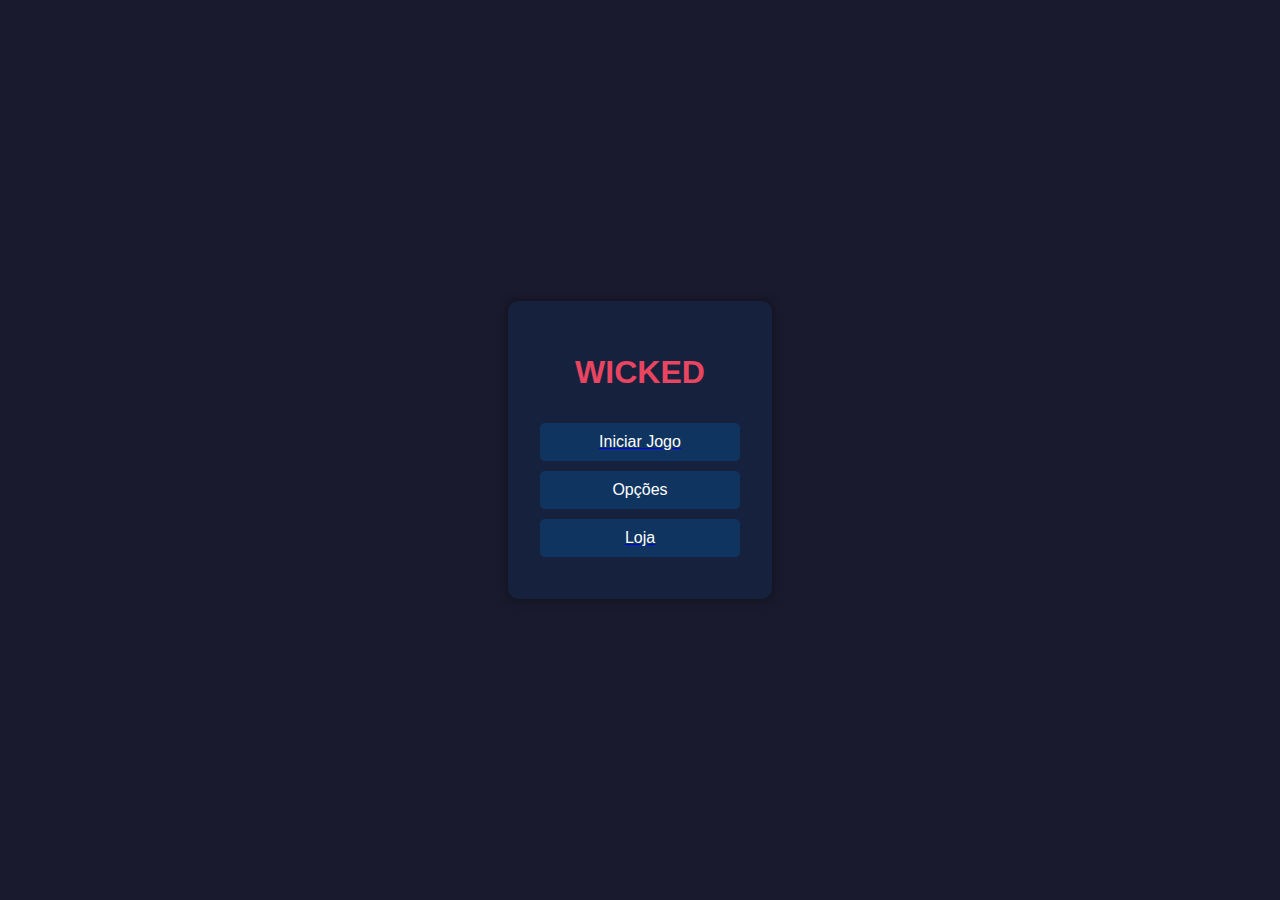
<file: index.html>
<!DOCTYPE html>
<html lang="pt-BR">
<head>
    <meta charset="UTF-8">
    <meta name="viewport" content="width=device-width, initial-scale=1.0">
    <title>Wicked</title>
    <style>
        body {
            font-family: Arial, sans-serif;
            background-color: #1a1a2e;
            color: #ffffff;
            display: flex;
            justify-content: center;
            align-items: center;
            height: 100vh;
            margin: 0;
        }
        .menu-container {
            background-color: #16213e;
            padding: 2rem;
            border-radius: 10px;
            box-shadow: 0 0 10px rgba(0,0,0,0.5);
            text-align: center;
        }
        h1 {
            color: #e94560;
            margin-bottom: 2rem;
        }
        .menu-button {
            display: block;
            width: 200px;
            padding: 10px;
            margin: 10px auto;
            background-color: #0f3460;
            color: #ffffff;
            border: none;
            border-radius: 5px;
            font-size: 1rem;
            cursor: pointer;
            transition: background-color 0.3s ease;
        }
        .menu-button:hover {
            background-color: #e94560;
        }
    </style>
</head>
<body>
    <div class="menu-container">
        <h1>WICKED</h1>
        <a href="main.html"><button class="menu-button">Iniciar Jogo</button></a>
        <button class="menu-button">Opções</button>
        <a href="#"><button class="menu-button">Loja</button></a>
    </div>
</body>
</html>
</file>
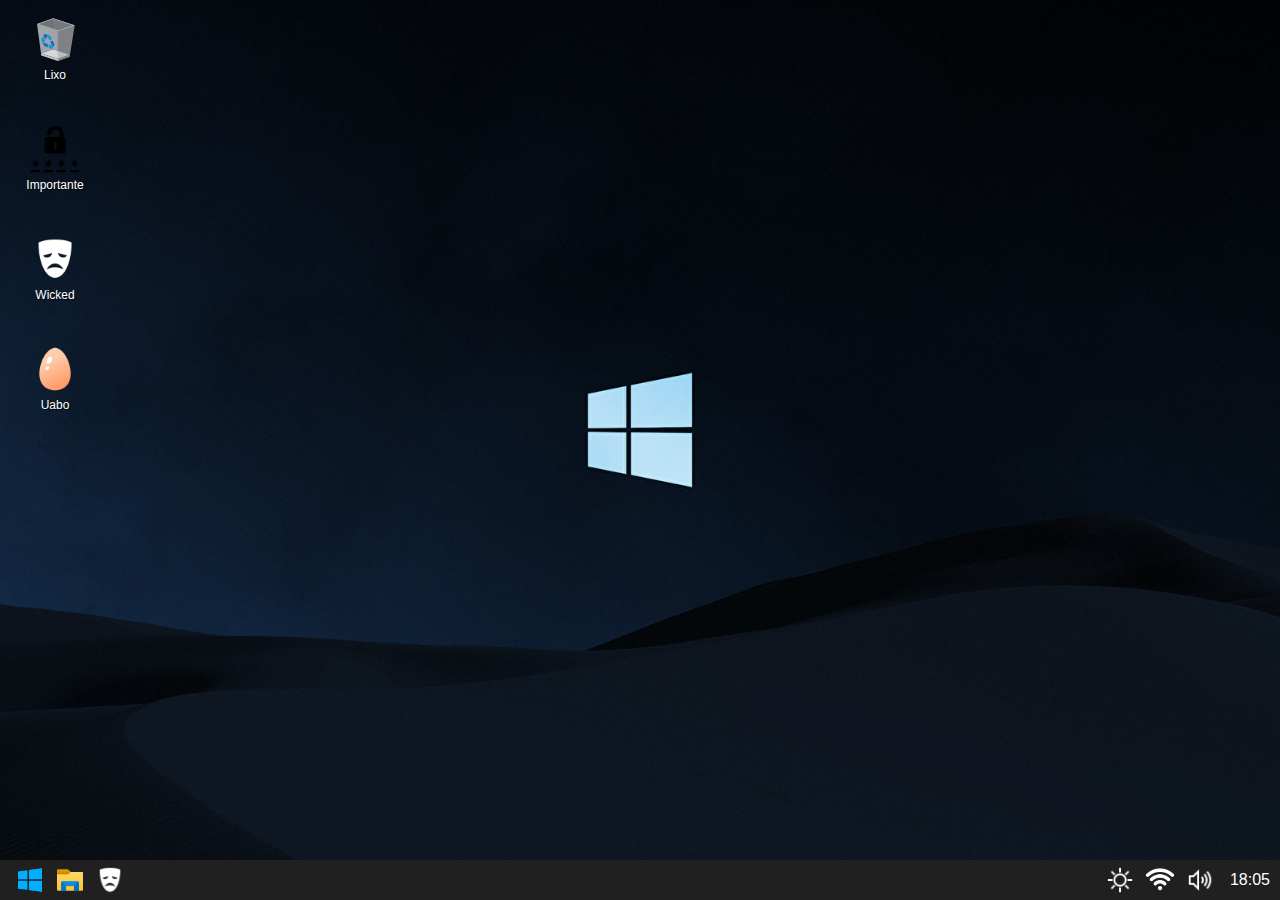
<file: main.html>
<!DOCTYPE html>
<html lang="pt">

<head>
    <meta charset="UTF-8">
    <meta name="viewport" content="width=device-width, initial-scale=1.0">
    <title>Wicked</title>
    <link rel="stylesheet" href="css/windows-ui.css">
</head>

<body>
    <div id="desktop">
        <!-- Ícones do desktop serão adicionados aqui -->
    </div>
    <div id="taskbar">
        <!-- Elementos da barra de tarefas serão adicionados aqui -->
    </div>
    <script src="js/ui-controller.js"></script>
    <script src="js/main.js"></script>
</body>

</html>
</file>
<file: css/windows-ui.css>
body {
    margin: 0;
    padding: 0;
    font-family: 'Segoe UI', Tahoma, Geneva, Verdana, sans-serif;
    overflow: hidden;
    color: #fff;
}

#desktop {
    width: 100vw;
    height: calc(100vh - 40px);
    background-image: url('../assets/images/wallpapers/wallpaper.jpg');
    background-size: cover;
    background-position: center;
    background-repeat: no-repeat;
    overflow: hidden;
    position: relative;
}

.desktop-icon {
    width: 80px;
    height: 90px;
    display: flex;
    flex-direction: column;
    align-items: center;
    justify-content: flex-start;
    padding: 5px;
    margin: 10px;
    cursor: pointer;
    position: relative;
}

.desktop-icon img {
    width: 48px;
    height: 48px;
    margin-bottom: 5px;
}

.desktop-icon:active img {
    transform: scale(0.95);
}

.desktop-icon span {
    text-align: center;
    color: #fff;
    font-size: 12px;
    text-shadow: 1px 1px 1px rgba(0, 0, 0, 0.7);
    word-wrap: break-word;
    max-width: 100%;
}

.desktop-icon::before {
    content: '';
    position: absolute;
    top: 0;
    left: 0;
    right: 0;
    bottom: 0;
    background-color: rgba(255, 255, 255, 0.1);
    border: 1px solid rgba(255, 255, 255, 0.2);
    opacity: 0;
    transition: opacity 0.1s ease;
}

.desktop-icon:hover::before {
    opacity: 1;
}

.desktop-icon:active::before {
    background-color: rgba(255, 255, 255, 0.3);
}

#taskbar {
    display: flex;
    justify-content: space-between;
    align-items: center;
    height: 40px;
    background-color: #202020;
    position: fixed;
    bottom: 0;
    left: 0;
    right: 0;
    padding: 0 10px;
}

.taskbar-left,
.taskbar-right {
    display: flex;
    align-items: center;
}

.taskbar-icon {
    width: 30px;
    height: 30px;
    margin: 0 5px;
    cursor: pointer;
    z-index: 1;
}

.taskbar-icon img {
    width: 100%;
    height: 100%;
}

#clock {
    color: white;
    margin-left: 10px;
}

.control-popup {
    position: fixed;
    /* Alterado de absolute para fixed */
    bottom: 50px;
    right: 10px;
    background-color: #f0f0f0;
    border: 1px solid #ccc;
    padding: 10px;
    border-radius: 5px;
    box-shadow: 0 2px 5px rgba(0, 0, 0, 0.2);
    z-index: 10000;
    /* Aumentado para garantir que fique acima de tudo */
}

.control-popup .slider {
    width: 200px;
    margin-bottom: 5px;
}

.control-popup label {
    display: block;
    text-align: center;
    font-size: 12px;
    color: #333;
}


/* chrome pop up*/

.chrome-popup {
    position: fixed;
    top: 50px;
    left: 50px;
    width: 800px;
    height: 500px;
    background-color: #ffffff;
    border-radius: 8px;
    overflow: hidden;
    box-shadow: 0 5px 15px rgba(0, 0, 0, 0.3);
    z-index: 10001;
    display: flex;
    flex-direction: column;
}

.chrome-header {
    display: flex;
    align-items: center;
    background-color: #f1f3f4;
    padding: 8px;
    border-bottom: 1px solid #ccc;
    cursor: move;
    /* Indica que o cabeçalho pode ser movido */
}

.chrome-controls {
    display: flex;
    gap: 5px;
    margin-left: auto;
    /* Garante que os controlos fiquem no lado direito */
}


.chrome-controls span {
    cursor: pointer;
    font-size: 14px;
    color: #333;
}

.chrome-address-bar {
    flex-grow: 1;
    margin-right: auto;
    /* Garante que a barra de endereço fique à esquerda */
    padding: 5px;
    border-radius: 4px;
    border: 1px solid #ccc;
    font-size: 14px;
    background-color: #fff;
    color: #333;
}

.chrome-content {
    flex-grow: 1;
    padding: 20px;
    overflow-y: auto;
}

/*Achievements pop-up*/
.achievements-popup {
    position: fixed;
    top: 50px;
    left: 50px;
    width: 400px;
    background-color: #ffffff;
    border-radius: 8px;
    overflow: hidden;
    box-shadow: 0 5px 15px rgba(0, 0, 0, 0.3);
    z-index: 10001;
}

.achievements-header {
    display: flex;
    justify-content: space-between;
    align-items: center;
    padding: 10px;
    background-color: #333;
    color: #fff;
    font-size: 18px;
}

.close-button {
    cursor: pointer;
    font-size: 20px;
}

.achievements-content {
    display: flex;
    flex-direction: column;
    padding: 10px;
}

.achievement {
    display: flex;
    align-items: center;
    padding: 10px;
    margin: 5px 0;
    border: 1px solid #ccc;
    border-radius: 5px;
    cursor: pointer;
    transition: background-color 0.2s ease;
}

.achievement:hover {
    background-color: #f0f0f0;
}

.achievement img {
    width: 40px;
    height: 40px;
    margin-right: 10px;
    border-radius: 4px;
}

.achievement-info {
    flex-grow: 1;
}

.achievement-info h3 {
    margin: 0;
    font-size: 16px;
    color: #333;
}

.achievement-info p {
    display: none;
    margin: 0;
    font-size: 14px;
    color: #666;
}

.achievement:hover .achievement-info p {
    display: block;
}

.achievement-notification {
    position: fixed;
    bottom: 20px;
    right: 20px;
    width: 300px;
    height: 60px;
    background-color: rgba(0, 0, 0, 0.8);
    border-radius: 5px;
    display: flex;
    align-items: center;
    justify-content: center;
    padding: 10px;
    box-shadow: 0 4px 8px rgba(0, 0, 0, 0.2);
    opacity: 0;
    transform: translateY(20px);
    animation: slideIn 0.5s forwards, fadeOut 0.5s 4.5s forwards;
    z-index: 10000;
}

.achievement-notification img {
    width: 100%;
    height: 100%;
    border-radius: 5px;
}

@keyframes slideIn {
    from {
        opacity: 0;
        transform: translateY(20px);
    }

    to {
        opacity: 1;
        transform: translateY(0);
    }
}

@keyframes fadeOut {
    to {
        opacity: 0;
        transform: translateY(20px);
    }
}
</file>
